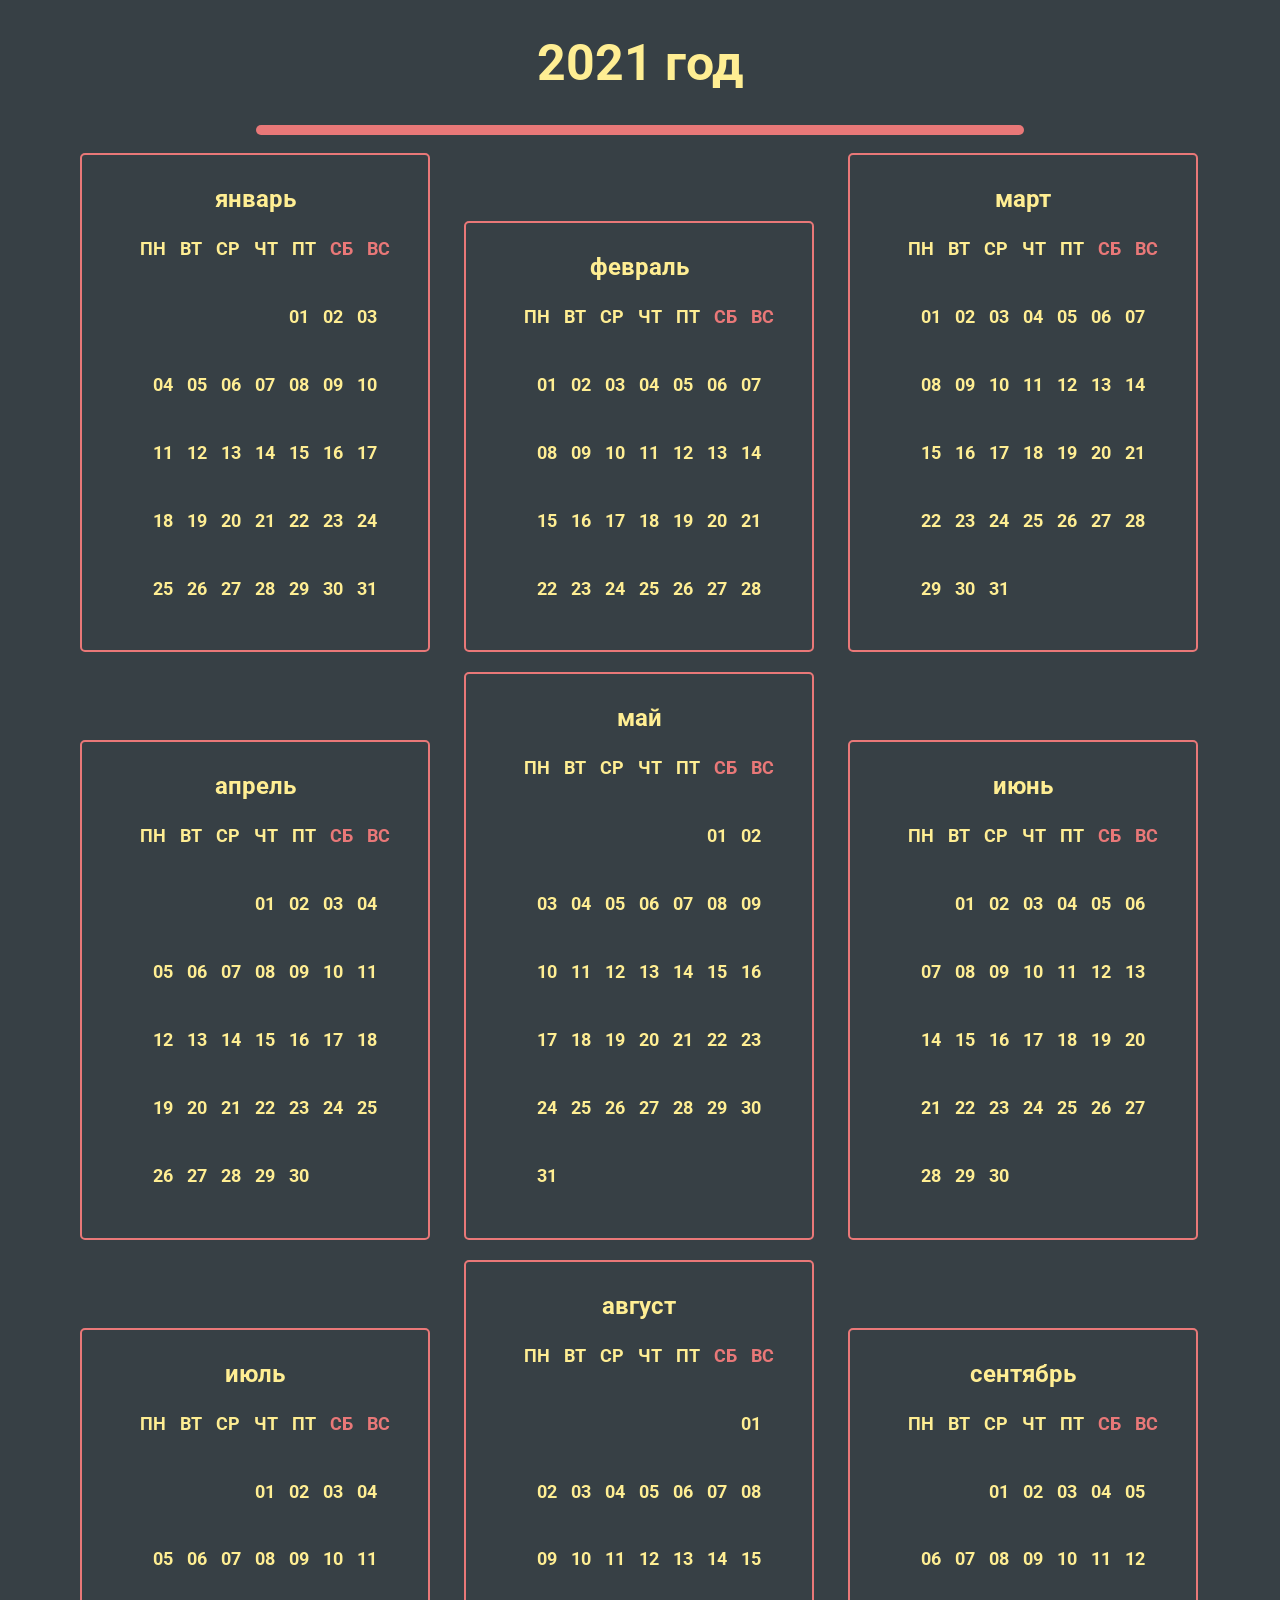
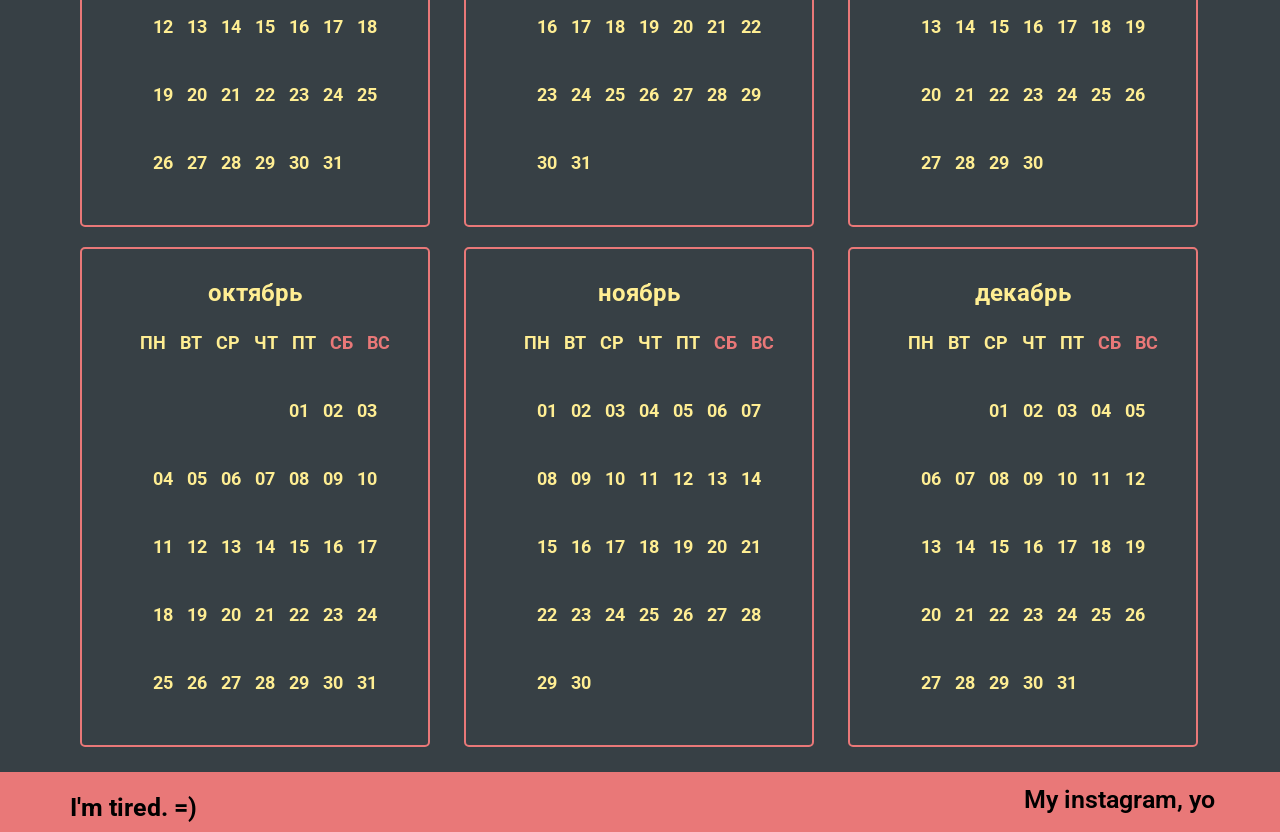
<file: commit/main.html>
<!DOCTYPE html>
<html lang="en">
<head>
    <meta charset="UTF-8">
    <meta name="viewport" content="width=device-width, initial-scale=1.0">
    <title>Calendar</title>
    <link rel="preconnect" href="https://fonts.gstatic.com">
    <link href="https://fonts.googleapis.com/css2?family=Orbitron:wght@600&family=Roboto:ital,wght@1,300&display=swap"
        rel="stylesheet">
    <link rel="stylesheet" href="main.css">
    <link rel="shortcut icon" href="favicon.png" type="image/png">

</head>
<body>
    <h1 class="calendar-h1">2021 год</h1>
    
    <hr>
    
    <div class="container">
        <section class="calendar-block">
            <h2 class="calendar-h2">январь</h2>
            <div class="calendar-weeksday">
                <h6 class="calendar-day">ПН</h6>
                <h6 class="calendar-day">ВТ</h6>
                <h6 class="calendar-day">СР</h6>
                <h6 class="calendar-day">ЧТ</h6>
                <h6 class="calendar-day">ПТ</h6>
                <h6 class="calendar-day calendar-holiday">СБ</h6>
                <h6 class="calendar-day calendar-holiday">ВС</h6>
            </div>

                <div class="calendar-weeksday">
                    <h6 class="calendar-day-empty">&nbsp;</h6>
                    <h6 class="calendar-day-empty">&nbsp;</h6>
                    <h6 class="calendar-day-empty">&nbsp;</h6>
                    <h6 class="calendar-day-empty">&nbsp;</h6>
                    <h6 class="calendar-day">01</h6>
                    <h6 class="calendar-day">02</h6>
                    <h6 class="calendar-day">03</h6>
                </div>
                <div class="calendar-weeksday">
                    <h6 class="calendar-day">04</h6>
                    <h6 class="calendar-day">05</h6>
                    <h6 class="calendar-day">06</h6>
                    <h6 class="calendar-day">07</h6>
                    <h6 class="calendar-day">08</h6>
                    <h6 class="calendar-day">09</h6>
                    <h6 class="calendar-day">10</h6>
                </div>
                <div class="calendar-weeksday">
                    <h6 class="calendar-day">11</h6>
                    <h6 class="calendar-day">12</h6>
                    <h6 class="calendar-day">13</h6>
                    <h6 class="calendar-day">14</h6>
                    <h6 class="calendar-day">15</h6>
                    <h6 class="calendar-day">16</h6>
                    <h6 class="calendar-day">17</h6>
                </div>
                <div class="calendar-weeksday">
                    <h6 class="calendar-day">18</h6>
                    <h6 class="calendar-day">19</h6>
                    <h6 class="calendar-day">20</h6>
                    <h6 class="calendar-day">21</h6>
                    <h6 class="calendar-day">22</h6>
                    <h6 class="calendar-day">23</h6>
                    <h6 class="calendar-day">24</h6>
                </div>
                <div class="calendar-weeksday">
                    <h6 class="calendar-day">25</h6>
                    <h6 class="calendar-day">26</h6>
                    <h6 class="calendar-day">27</h6>
                    <h6 class="calendar-day">28</h6>
                    <h6 class="calendar-day">29</h6>
                    <h6 class="calendar-day">30</h6>
                    <h6 class="calendar-day">31</h6>
                </div>

        </section>

        <section class="calendar-block">
            <h2 class="calendar-h2">февраль</h2>
            <div class="calendar-weeksday">
                <h6 class="calendar-day">ПН</h6>
                <h6 class="calendar-day">ВТ</h6>
                <h6 class="calendar-day">СР</h6>
                <h6 class="calendar-day">ЧТ</h6>
                <h6 class="calendar-day">ПТ</h6>
                <h6 class="calendar-day calendar-holiday">СБ</h6>
                <h6 class="calendar-day calendar-holiday">ВС</h6>
            </div>

            <div class="calendar-weeksday">
                <h6 class="calendar-day">01</h6>
                <h6 class="calendar-day">02</h6>
                <h6 class="calendar-day">03</h6>
                <h6 class="calendar-day">04</h6>
                <h6 class="calendar-day">05</h6>
                <h6 class="calendar-day">06</h6>
                <h6 class="calendar-day">07</h6>
            </div>
            <div class="calendar-weeksday">
                <h6 class="calendar-day">08</h6>
                <h6 class="calendar-day">09</h6>
                <h6 class="calendar-day">10</h6>
                <h6 class="calendar-day">11</h6>
                <h6 class="calendar-day">12</h6>
                <h6 class="calendar-day">13</h6>
                <h6 class="calendar-day">14</h6>
            </div>
            <div class="calendar-weeksday">
                <h6 class="calendar-day">15</h6>
                <h6 class="calendar-day">16</h6>
                <h6 class="calendar-day">17</h6>
                <h6 class="calendar-day">18</h6>
                <h6 class="calendar-day">19</h6>
                <h6 class="calendar-day">20</h6>
                <h6 class="calendar-day">21</h6>
            </div>
            <div class="calendar-weeksday">
                <h6 class="calendar-day">22</h6>
                <h6 class="calendar-day">23</h6>
                <h6 class="calendar-day">24</h6>
                <h6 class="calendar-day">25</h6>
                <h6 class="calendar-day">26</h6>
                <h6 class="calendar-day">27</h6>
                <h6 class="calendar-day">28</h6>
            </div>
            

        </section>

        <section class="calendar-block">
            <h2 class="calendar-h2">март</h2>
            <div class="calendar-weeksday">
                <h6 class="calendar-day">ПН</h6>
                <h6 class="calendar-day">ВТ</h6>
                <h6 class="calendar-day">СР</h6>
                <h6 class="calendar-day">ЧТ</h6>
                <h6 class="calendar-day">ПТ</h6>
                <h6 class="calendar-day calendar-holiday">СБ</h6>
                <h6 class="calendar-day calendar-holiday">ВС</h6>

                <div class="calendar-weeksday">
                    <h6 class="calendar-day">01</h6>
                    <h6 class="calendar-day">02</h6>
                    <h6 class="calendar-day">03</h6>
                    <h6 class="calendar-day">04</h6>
                    <h6 class="calendar-day">05</h6>
                    <h6 class="calendar-day">06</h6>
                    <h6 class="calendar-day">07</h6>
                </div>
                <div class="calendar-weeksday">
                    <h6 class="calendar-day">08</h6>
                    <h6 class="calendar-day">09</h6>
                    <h6 class="calendar-day">10</h6>
                    <h6 class="calendar-day">11</h6>
                    <h6 class="calendar-day">12</h6>
                    <h6 class="calendar-day">13</h6>
                    <h6 class="calendar-day">14</h6>
                </div>
                <div class="calendar-weeksday">
                    <h6 class="calendar-day">15</h6>
                    <h6 class="calendar-day">16</h6>
                    <h6 class="calendar-day">17</h6>
                    <h6 class="calendar-day">18</h6>
                    <h6 class="calendar-day">19</h6>
                    <h6 class="calendar-day">20</h6>
                    <h6 class="calendar-day">21</h6>
                </div>
                <div class="calendar-weeksday">
                    <h6 class="calendar-day">22</h6>
                    <h6 class="calendar-day">23</h6>
                    <h6 class="calendar-day">24</h6>
                    <h6 class="calendar-day">25</h6>
                    <h6 class="calendar-day">26</h6>
                    <h6 class="calendar-day">27</h6>
                    <h6 class="calendar-day">28</h6>
                </div>
                <div class="calendar-weeksday">
                    <h6 class="calendar-day">29</h6>
                    <h6 class="calendar-day">30</h6>
                    <h6 class="calendar-day">31</h6>
                    <h6 class="calendar-day-empty">&nbsp;</h6>
                    <h6 class="calendar-day-empty">&nbsp;</h6>
                    <h6 class="calendar-day-empty">&nbsp;</h6>
                    <h6 class="calendar-day-empty">&nbsp;</h6>
                </div>
            </div>
        </section>

        <section class="calendar-block">
            <h2 class="calendar-h2">апрель</h2>
            <div class="calendar-weeksday">
                <h6 class="calendar-day">ПН</h6>
                <h6 class="calendar-day">ВТ</h6>
                <h6 class="calendar-day">СР</h6>
                <h6 class="calendar-day">ЧТ</h6>
                <h6 class="calendar-day">ПТ</h6>
                <h6 class="calendar-day calendar-holiday">СБ</h6>
                <h6 class="calendar-day calendar-holiday">ВС</h6>

                <div class="calendar-weeksday">
                    <h6 class="calendar-day-empty">&nbsp;</h6>
                    <h6 class="calendar-day-empty">&nbsp;</h6>
                    <h6 class="calendar-day-empty">&nbsp;</h6>
                    <h6 class="calendar-day">01</h6>
                    <h6 class="calendar-day">02</h6>
                    <h6 class="calendar-day">03</h6>
                    <h6 class="calendar-day">04</h6>
                </div>
                <div class="calendar-weeksday">
                    <h6 class="calendar-day">05</h6>
                    <h6 class="calendar-day">06</h6>
                    <h6 class="calendar-day">07</h6>
                    <h6 class="calendar-day">08</h6>
                    <h6 class="calendar-day">09</h6>
                    <h6 class="calendar-day">10</h6>
                    <h6 class="calendar-day">11</h6>
                </div>
                <div class="calendar-weeksday">
                    <h6 class="calendar-day">12</h6>
                    <h6 class="calendar-day">13</h6>
                    <h6 class="calendar-day">14</h6>
                    <h6 class="calendar-day">15</h6>
                    <h6 class="calendar-day">16</h6>
                    <h6 class="calendar-day">17</h6>
                    <h6 class="calendar-day">18</h6>
                </div>
                <div class="calendar-weeksday">
                    <h6 class="calendar-day">19</h6>
                    <h6 class="calendar-day">20</h6>
                    <h6 class="calendar-day">21</h6>
                    <h6 class="calendar-day">22</h6>
                    <h6 class="calendar-day">23</h6>
                    <h6 class="calendar-day">24</h6>
                    <h6 class="calendar-day">25</h6>
                </div>
                <div class="calendar-weeksday">
                    <h6 class="calendar-day">26</h6>
                    <h6 class="calendar-day">27</h6>
                    <h6 class="calendar-day">28</h6>
                    <h6 class="calendar-day">29</h6>
                    <h6 class="calendar-day">30</h6>
                    <h6 class="calendar-day-empty">&nbsp;</h6>
                    <h6 class="calendar-day-empty">&nbsp;</h6>
                </div>

            </div>
        </section>
        
        <section class="calendar-block">
            <h2 class="calendar-h2">май</h2>
            <div class="calendar-weeksday">
                <h6 class="calendar-day">ПН</h6>
                <h6 class="calendar-day">ВТ</h6>
                <h6 class="calendar-day">СР</h6>
                <h6 class="calendar-day">ЧТ</h6>
                <h6 class="calendar-day">ПТ</h6>
                <h6 class="calendar-day calendar-holiday">СБ</h6>
                <h6 class="calendar-day calendar-holiday">ВС</h6>

                <div class="calendar-weeksday">
                    <h6 class="calendar-day-empty">&nbsp;</h6>
                    <h6 class="calendar-day-empty">&nbsp;</h6>
                    <h6 class="calendar-day-empty">&nbsp;</h6>
                    <h6 class="calendar-day-empty">&nbsp;</h6>
                    <h6 class="calendar-day-empty">&nbsp;</h6>
                    <h6 class="calendar-day">01</h6>
                    <h6 class="calendar-day">02</h6>
                </div>
                <div class="calendar-weeksday">
                    <h6 class="calendar-day">03</h6>
                    <h6 class="calendar-day">04</h6>
                    <h6 class="calendar-day">05</h6>
                    <h6 class="calendar-day">06</h6>
                    <h6 class="calendar-day">07</h6>
                    <h6 class="calendar-day">08</h6>
                    <h6 class="calendar-day">09</h6>
                </div>
                <div class="calendar-weeksday">
                    <h6 class="calendar-day">10</h6>
                    <h6 class="calendar-day">11</h6>
                    <h6 class="calendar-day">12</h6>
                    <h6 class="calendar-day">13</h6>
                    <h6 class="calendar-day">14</h6>
                    <h6 class="calendar-day">15</h6>
                    <h6 class="calendar-day">16</h6>
                </div>
                <div class="calendar-weeksday">
                    <h6 class="calendar-day">17</h6>
                    <h6 class="calendar-day">18</h6>
                    <h6 class="calendar-day">19</h6>
                    <h6 class="calendar-day">20</h6>
                    <h6 class="calendar-day">21</h6>
                    <h6 class="calendar-day">22</h6>
                    <h6 class="calendar-day">23</h6>
                </div>
                <div class="calendar-weeksday">
                    <h6 class="calendar-day">24</h6>
                    <h6 class="calendar-day">25</h6>
                    <h6 class="calendar-day">26</h6>
                    <h6 class="calendar-day">27</h6>
                    <h6 class="calendar-day">28</h6>
                    <h6 class="calendar-day">29</h6>
                    <h6 class="calendar-day">30</h6>
                </div>
                <div class="calendar-weeksday">

                    <div class="h6 calendar-day">31</div>
                    <h6 class="calendar-day-empty">&nbsp;</h6>
                    <h6 class="calendar-day-empty">&nbsp;</h6>
                    <h6 class="calendar-day-empty">&nbsp;</h6>
                    <h6 class="calendar-day-empty">&nbsp;</h6>
                    <h6 class="calendar-day-empty">&nbsp;</h6>
                    <h6 class="calendar-day-empty">&nbsp;</h6>   
                </div>
            </div>
        </section>
        
        <section class="calendar-block">
            <h2 class="calendar-h2">июнь</h2>
            <div class="calendar-weeksday">
                <h6 class="calendar-day">ПН</h6>
                <h6 class="calendar-day">ВТ</h6>
                <h6 class="calendar-day">СР</h6>
                <h6 class="calendar-day">ЧТ</h6>
                <h6 class="calendar-day">ПТ</h6>
                <h6 class="calendar-day calendar-holiday">СБ</h6>
                <h6 class="calendar-day calendar-holiday">ВС</h6>

                <div class="calendar-weeksday">
                    <h6 class="calendar-day-empty">&nbsp;</h6>
                    <h6 class="calendar-day">01</h6>
                    <h6 class="calendar-day">02</h6>
                    <h6 class="calendar-day">03</h6>
                    <h6 class="calendar-day">04</h6>
                    <h6 class="calendar-day">05</h6>
                    <h6 class="calendar-day">06</h6>
                </div>
                <div class="calendar-weeksday">
                    <h6 class="calendar-day">07</h6>
                    <h6 class="calendar-day">08</h6>
                    <h6 class="calendar-day">09</h6>
                    <h6 class="calendar-day">10</h6>
                    <h6 class="calendar-day">11</h6>
                    <h6 class="calendar-day">12</h6>
                    <h6 class="calendar-day">13</h6>
                </div>
                <div class="calendar-weeksday">
                    <h6 class="calendar-day">14</h6>
                    <h6 class="calendar-day">15</h6>
                    <h6 class="calendar-day">16</h6>
                    <h6 class="calendar-day">17</h6>
                    <h6 class="calendar-day">18</h6>
                    <h6 class="calendar-day">19</h6>
                    <h6 class="calendar-day">20</h6>
                </div>
                <div class="calendar-weeksday">
                    <h6 class="calendar-day">21</h6>
                    <h6 class="calendar-day">22</h6>
                    <h6 class="calendar-day">23</h6>
                    <h6 class="calendar-day">24</h6>
                    <h6 class="calendar-day">25</h6>
                    <h6 class="calendar-day">26</h6>
                    <h6 class="calendar-day">27</h6>
                </div>
                <div class="calendar-weeksday">
                    <h6 class="calendar-day">28</h6>
                    <h6 class="calendar-day">29</h6>
                    <h6 class="calendar-day">30</h6>
                    <h6 class="calendar-day-empty">&nbsp;</h6>
                    <h6 class="calendar-day-empty">&nbsp;</h6>
                    <h6 class="calendar-day-empty">&nbsp;</h6>
                    <h6 class="calendar-day-empty">&nbsp;</h6>
                </div>

            </div>
        </section>

        <section class="calendar-block">
            <h2 class="calendar-h2">июль</h2>
            <div class="calendar-weeksday">
                <h6 class="calendar-day">ПН</h6>
                <h6 class="calendar-day">ВТ</h6>
                <h6 class="calendar-day">СР</h6>
                <h6 class="calendar-day">ЧТ</h6>
                <h6 class="calendar-day">ПТ</h6>
                <h6 class="calendar-day calendar-holiday">СБ</h6>
                <h6 class="calendar-day calendar-holiday">ВС</h6>

                <div class="calendar-weeksday">
                    <h6 class="calendar-day-empty">&nbsp;</h6>
                    <h6 class="calendar-day-empty">&nbsp;</h6>
                    <h6 class="calendar-day-empty">&nbsp;</h6>
                    <h6 class="calendar-day">01</h6>
                    <h6 class="calendar-day">02</h6>
                    <h6 class="calendar-day">03</h6>
                    <h6 class="calendar-day">04</h6>
                </div>
                <div class="calendar-weeksday">
                    <h6 class="calendar-day">05</h6>
                    <h6 class="calendar-day">06</h6>
                    <h6 class="calendar-day">07</h6>
                    <h6 class="calendar-day">08</h6>
                    <h6 class="calendar-day">09</h6>
                    <h6 class="calendar-day">10</h6>
                    <h6 class="calendar-day">11</h6>
                </div>
                <div class="calendar-weeksday">
                    <h6 class="calendar-day">12</h6>
                    <h6 class="calendar-day">13</h6>
                    <h6 class="calendar-day">14</h6>
                    <h6 class="calendar-day">15</h6>
                    <h6 class="calendar-day">16</h6>
                    <h6 class="calendar-day">17</h6>
                    <h6 class="calendar-day">18</h6>
                </div>
                <div class="calendar-weeksday">
                    <h6 class="calendar-day">19</h6>
                    <h6 class="calendar-day">20</h6>
                    <h6 class="calendar-day">21</h6>
                    <h6 class="calendar-day">22</h6>
                    <h6 class="calendar-day">23</h6>
                    <h6 class="calendar-day">24</h6>
                    <h6 class="calendar-day">25</h6>
                </div>
                <div class="calendar-weeksday">
                    <h6 class="calendar-day">26</h6>
                    <h6 class="calendar-day">27</h6>
                    <h6 class="calendar-day">28</h6>
                    <h6 class="calendar-day">29</h6>
                    <h6 class="calendar-day">30</h6>
                    <h6 class="calendar-day">31</h6>
                    <h6 class="calendar-day-empty">&nbsp;</h6>
                </div>

            </div>
        </section>
        
        <section class="calendar-block">
            <h2 class="calendar-h2">август</h2>
            <div class="calendar-weeksday">
                <h6 class="calendar-day">ПН</h6>
                <h6 class="calendar-day">ВТ</h6>
                <h6 class="calendar-day">СР</h6>
                <h6 class="calendar-day">ЧТ</h6>
                <h6 class="calendar-day">ПТ</h6>
                <h6 class="calendar-day calendar-holiday">СБ</h6>
                <h6 class="calendar-day calendar-holiday">ВС</h6>
            </div>

            <div class="calendar-weeksday">
                <h6 class="calendar-day-empty">&nbsp;</h6>
                <h6 class="calendar-day-empty">&nbsp;</h6>
                <h6 class="calendar-day-empty">&nbsp;</h6>
                <h6 class="calendar-day-empty">&nbsp;</h6>
                <h6 class="calendar-day-empty">&nbsp;</h6>
                <h6 class="calendar-day-empty">&nbsp;</h6>
                <h6 class="calendar-day">01</h6>
            </div>
            <div class="calendar-weeksday">
                <h6 class="calendar-day">02</h6>
                <h6 class="calendar-day">03</h6>
                <h6 class="calendar-day">04</h6>
                <h6 class="calendar-day">05</h6>
                <h6 class="calendar-day">06</h6>
                <h6 class="calendar-day">07</h6>
                <h6 class="calendar-day">08</h6>
            </div>
            <div class="calendar-weeksday">
                <h6 class="calendar-day">09</h6>
                <h6 class="calendar-day">10</h6>
                <h6 class="calendar-day">11</h6>
                <h6 class="calendar-day">12</h6>
                <h6 class="calendar-day">13</h6>
                <h6 class="calendar-day">14</h6>
                <h6 class="calendar-day">15</h6>
            </div>
            <div class="calendar-weeksday">
                <h6 class="calendar-day">16</h6>
                <h6 class="calendar-day">17</h6>
                <h6 class="calendar-day">18</h6>
                <h6 class="calendar-day">19</h6>
                <h6 class="calendar-day">20</h6>
                <h6 class="calendar-day">21</h6>
                <h6 class="calendar-day">22</h6>
            </div>
            <div class="calendar-weeksday">
                <h6 class="calendar-day">23</h6>
                <h6 class="calendar-day">24</h6>
                <h6 class="calendar-day">25</h6>
                <h6 class="calendar-day">26</h6>
                <h6 class="calendar-day">27</h6>
                <h6 class="calendar-day">28</h6>
                <h6 class="calendar-day">29</h6>
            </div>
            <div class="calendar-weeksday">
                <h6 class="calendar-day">30</h6>
                <h6 class="calendar-day">31</h6>
                <h6 class="calendar-day-empty">&nbsp;</h6>
                <h6 class="calendar-day-empty">&nbsp;</h6>
                <h6 class="calendar-day-empty">&nbsp;</h6>
                <h6 class="calendar-day-empty">&nbsp;</h6>
                <h6 class="calendar-day-empty">&nbsp;</h6>
            </div>
        </section>
        
        <section class="calendar-block">
            <h2 class="calendar-h2">сентябрь</h2>
            <div class="calendar-weeksday">
                <h6 class="calendar-day">ПН</h6>
                <h6 class="calendar-day">ВТ</h6>
                <h6 class="calendar-day">СР</h6>
                <h6 class="calendar-day">ЧТ</h6>
                <h6 class="calendar-day">ПТ</h6>
                <h6 class="calendar-day calendar-holiday">СБ</h6>
                <h6 class="calendar-day calendar-holiday">ВС</h6>
            </div>

            <div class="calendar-weeksday">
                <h6 class="calendar-day-empty">&nbsp;</h6>
                <h6 class="calendar-day-empty">&nbsp;</h6>
                <h6 class="calendar-day">01</h6>
                <h6 class="calendar-day">02</h6>
                <h6 class="calendar-day">03</h6>
                <h6 class="calendar-day">04</h6>
                <h6 class="calendar-day">05</h6>
            </div>
            <div class="calendar-weeksday">
                <h6 class="calendar-day">06</h6>
                <h6 class="calendar-day">07</h6>
                <h6 class="calendar-day">08</h6>
                <h6 class="calendar-day">09</h6>
                <h6 class="calendar-day">10</h6>
                <h6 class="calendar-day">11</h6>
                <h6 class="calendar-day">12</h6>
            </div>
            <div class="calendar-weeksday">
                <h6 class="calendar-day">13</h6>
                <h6 class="calendar-day">14</h6>
                <h6 class="calendar-day">15</h6>
                <h6 class="calendar-day">16</h6>
                <h6 class="calendar-day">17</h6>
                <h6 class="calendar-day">18</h6>
                <h6 class="calendar-day">19</h6>
            </div>
            <div class="calendar-weeksday">
                <h6 class="calendar-day">20</h6>
                <h6 class="calendar-day">21</h6>
                <h6 class="calendar-day">22</h6>
                <h6 class="calendar-day">23</h6>
                <h6 class="calendar-day">24</h6>
                <h6 class="calendar-day">25</h6>
                <h6 class="calendar-day">26</h6>
            </div>
            <div class="calendar-weeksday">
                <h6 class="calendar-day">27</h6>
                <h6 class="calendar-day">28</h6>
                <h6 class="calendar-day">29</h6>
                <h6 class="calendar-day">30</h6>
                <h6 class="calendar-day-empty">&nbsp;</h6>
                <h6 class="calendar-day-empty">&nbsp;</h6>
                <h6 class="calendar-day-empty">&nbsp;</h6>
            </div>

        </section>

        <section class="calendar-block">
            <h2 class="calendar-h2">октябрь</h2>
            <div class="calendar-weeksday">
                <h6 class="calendar-day">ПН</h6>
                <h6 class="calendar-day">ВТ</h6>
                <h6 class="calendar-day">СР</h6>
                <h6 class="calendar-day">ЧТ</h6>
                <h6 class="calendar-day">ПТ</h6>
                <h6 class="calendar-day calendar-holiday">СБ</h6>
                <h6 class="calendar-day calendar-holiday">ВС</h6>
            </div>

            <div class="calendar-weeksday">
                <h6 class="calendar-day-empty">&nbsp;</h6>
                <h6 class="calendar-day-empty">&nbsp;</h6>
                <h6 class="calendar-day-empty">&nbsp;</h6>
                <h6 class="calendar-day-empty">&nbsp;</h6>
                <h6 class="calendar-day">01</h6>
                <h6 class="calendar-day">02</h6>
                <h6 class="calendar-day">03</h6>
            </div>
            <div class="calendar-weeksday">
                <h6 class="calendar-day">04</h6>
                <h6 class="calendar-day">05</h6>
                <h6 class="calendar-day">06</h6>
                <h6 class="calendar-day">07</h6>
                <h6 class="calendar-day">08</h6>
                <h6 class="calendar-day">09</h6>
                <h6 class="calendar-day">10</h6>
            </div>
            <div class="calendar-weeksday">
                <h6 class="calendar-day">11</h6>
                <h6 class="calendar-day">12</h6>
                <h6 class="calendar-day">13</h6>
                <h6 class="calendar-day">14</h6>
                <h6 class="calendar-day">15</h6>
                <h6 class="calendar-day">16</h6>
                <h6 class="calendar-day">17</h6>
            </div>
            <div class="calendar-weeksday">
                <h6 class="calendar-day">18</h6>
                <h6 class="calendar-day">19</h6>
                <h6 class="calendar-day">20</h6>
                <h6 class="calendar-day">21</h6>
                <h6 class="calendar-day">22</h6>
                <h6 class="calendar-day">23</h6>
                <h6 class="calendar-day">24</h6>
            </div>
            <div class="calendar-weeksday">
                <h6 class="calendar-day">25</h6>
                <h6 class="calendar-day">26</h6>
                <h6 class="calendar-day">27</h6>
                <h6 class="calendar-day">28</h6>
                <h6 class="calendar-day">29</h6>
                <h6 class="calendar-day">30</h6>
                <h6 class="calendar-day">31</h6>
            </div>

        </section>
        
        <section class="calendar-block">
            <h2 class="calendar-h2">ноябрь</h2>
            <div class="calendar-weeksday">
                <h6 class="calendar-day">ПН</h6>
                <h6 class="calendar-day">ВТ</h6>
                <h6 class="calendar-day">СР</h6>
                <h6 class="calendar-day">ЧТ</h6>
                <h6 class="calendar-day">ПТ</h6>
                <h6 class="calendar-day calendar-holiday">СБ</h6>
                <h6 class="calendar-day calendar-holiday">ВС</h6>
            </div>

            <div class="calendar-weeksday">
                <h6 class="calendar-day">01</h6>
                <h6 class="calendar-day">02</h6>
                <h6 class="calendar-day">03</h6>
                <h6 class="calendar-day">04</h6>
                <h6 class="calendar-day">05</h6>
                <h6 class="calendar-day">06</h6>
                <h6 class="calendar-day">07</h6>
            </div>
            <div class="calendar-weeksday">
                <h6 class="calendar-day">08</h6>
                <h6 class="calendar-day">09</h6>
                <h6 class="calendar-day">10</h6>
                <h6 class="calendar-day">11</h6>
                <h6 class="calendar-day">12</h6>
                <h6 class="calendar-day">13</h6>
                <h6 class="calendar-day">14</h6>
            </div>
            <div class="calendar-weeksday">
                <h6 class="calendar-day">15</h6>
                <h6 class="calendar-day">16</h6>
                <h6 class="calendar-day">17</h6>
                <h6 class="calendar-day">18</h6>
                <h6 class="calendar-day">19</h6>
                <h6 class="calendar-day">20</h6>
                <h6 class="calendar-day">21</h6>
            </div>
            <div class="calendar-weeksday">
                <h6 class="calendar-day">22</h6>
                <h6 class="calendar-day">23</h6>
                <h6 class="calendar-day">24</h6>
                <h6 class="calendar-day">25</h6>
                <h6 class="calendar-day">26</h6>
                <h6 class="calendar-day">27</h6>
                <h6 class="calendar-day">28</h6>
            </div>
            <div class="calendar-weeksday">
                <h6 class="calendar-day">29</h6>
                <h6 class="calendar-day">30</h6>
                <h6 class="calendar-day-empty">&nbsp;</h6>
                <h6 class="calendar-day-empty">&nbsp;</h6>
                <h6 class="calendar-day-empty">&nbsp;</h6>
                <h6 class="calendar-day-empty">&nbsp;</h6>
                <h6 class="calendar-day-empty">&nbsp;</h6>
            </div>

        </section>
        
        <section class="calendar-block">
            <h2 class="calendar-h2">декабрь</h2>
            <div class="calendar-weeksday">
                <h6 class="calendar-day">ПН</h6>
                <h6 class="calendar-day">ВТ</h6>
                <h6 class="calendar-day">СР</h6>
                <h6 class="calendar-day">ЧТ</h6>
                <h6 class="calendar-day">ПТ</h6>
                <h6 class="calendar-day calendar-holiday">СБ</h6>
                <h6 class="calendar-day calendar-holiday">ВС</h6>
            </div>

            <div class="calendar-weeksday">
                <h6 class="calendar-day-empty">&nbsp;</h6>
                <h6 class="calendar-day-empty">&nbsp;</h6>
                <h6 class="calendar-day">01</h6>
                <h6 class="calendar-day">02</h6>
                <h6 class="calendar-day">03</h6>
                <h6 class="calendar-day">04</h6>
                <h6 class="calendar-day">05</h6>
            </div>
            <div class="calendar-weeksday">
                <h6 class="calendar-day">06</h6>
                <h6 class="calendar-day">07</h6>
                <h6 class="calendar-day">08</h6>
                <h6 class="calendar-day">09</h6>
                <h6 class="calendar-day">10</h6>
                <h6 class="calendar-day">11</h6>
                <h6 class="calendar-day">12</h6>
            </div>
            <div class="calendar-weeksday">
                <h6 class="calendar-day">13</h6>
                <h6 class="calendar-day">14</h6>
                <h6 class="calendar-day">15</h6>
                <h6 class="calendar-day">16</h6>
                <h6 class="calendar-day">17</h6>
                <h6 class="calendar-day">18</h6>
                <h6 class="calendar-day">19</h6>
            </div>
            <div class="calendar-weeksday">
                <h6 class="calendar-day">20</h6>
                <h6 class="calendar-day">21</h6>
                <h6 class="calendar-day">22</h6>
                <h6 class="calendar-day">23</h6>
                <h6 class="calendar-day">24</h6>
                <h6 class="calendar-day">25</h6>
                <h6 class="calendar-day">26</h6>
            </div>
            <div class="calendar-weeksday">
                <h6 class="calendar-day">27</h6>
                <h6 class="calendar-day">28</h6>
                <h6 class="calendar-day">29</h6>
                <h6 class="calendar-day">30</h6>
                <h6 class="calendar-day">31</h6>
                <h6 class="calendar-day-empty">&nbsp;</h6>
                <h6 class="calendar-day-empty">&nbsp;</h6>
            </div>

        </section>
    </div>

    <footer>
        <div class="container">
            <div class="footer-inner">
                <h1 class="footer-h1">I'm tired. =)</h1>
                <a href="https://www.instagram.com/sa1r4n/" class="footer-instagram" target="_blank">My instagram, yo</a>
            </div>
        </div>
        </footer>
    <!-- <div>&nbsp;</div>  Пустой знак: Неразрывный пробел -->
</body>
</html>
</file>
<file: commit/main.css>
body {
    font-family: 'Orbitron', sans-serif;
    font-family: 'Roboto', sans-serif;
    background-color: #374045;
 
    margin: 0 auto;
    
}

.container {
    margin: 0 auto;
    width: 1150px;
}

hr {
    border: none; /* Убираем границу для браузера Firefox */
    color: #e97878; /* Цвет линии для остальных браузеров */
    background-color: #e97878; /* Цвет линии для браузера Firefox и Opera */
    height: 10px; /* Толщина линии */
    width: 60%;
    border-radius: 5px;

}

.calendar-h1 {
    text-align: center;
    font-size: 50px;
    font-weight: bold;
    font-family: -apple-system, BlinkMacSystemFont, 'Segoe UI', Roboto, Oxygen, Ubuntu, Cantarell, 'Open Sans', 'Helvetica Neue', sans-serif;
    color: #ffee93;
}

.calendar-h2 {
    text-align: center;
    color: #ffee93;
    font-family: -apple-system, BlinkMacSystemFont, 'Segoe UI', Roboto, Oxygen, Ubuntu, Cantarell, 'Open Sans', 'Helvetica Neue', sans-serif;
    
}

.calendar-block {
    border: #e97878 2px solid;
    border-radius: 5px;
    width: 326px;
    padding: 10px;
    margin: 10px 15px;
    display: inline-block;
}

.calendar-weeksday {
  text-indent: 10px;
  text-align: center;
}

.calendar-weekday {
  text-indent: 14px;
  text-align: right;  
}

.calendar-day-empty, .calendar-day {
  color: #ffee93;
  display: inline-block;
  font-size: 18px;
  font-weight: bold;
  margin-top: 5px;
  text-align: right;
  min-width: 30px;
}

.calendar-holiday {
  color: #e97878;
}


/* width */
::-webkit-scrollbar {
  width: 10px;
}

/* Track */
::-webkit-scrollbar-track {
  background: #374045;
}

/* Handle */
::-webkit-scrollbar-thumb {
  background: #ffeebb;
  border-radius: 25px;
}

/* Handle on hover */
::-webkit-scrollbar-thumb:hover {
  background: #ffee93;
}



footer {
  margin-bottom: auto;
  background-color: #e97878;
  margin-top: 15px;
}

.footer-inner {

    display: flex;
    justify-content: space-between; /*Большой пробел по середине*/
    align-items: center;
    padding-bottom: 5px;
}

.footer-h1 {
  font-size: 25px;
  margin-bottom: auto;
  padding: 5px;
}

.footer-instagram {
  color: black;
  font-size: 25px;
  text-decoration: none;
  font-weight: 600;
}

.footer-instagram:hover {
  opacity: .7;
  text-decoration: underline;
}
</file>
